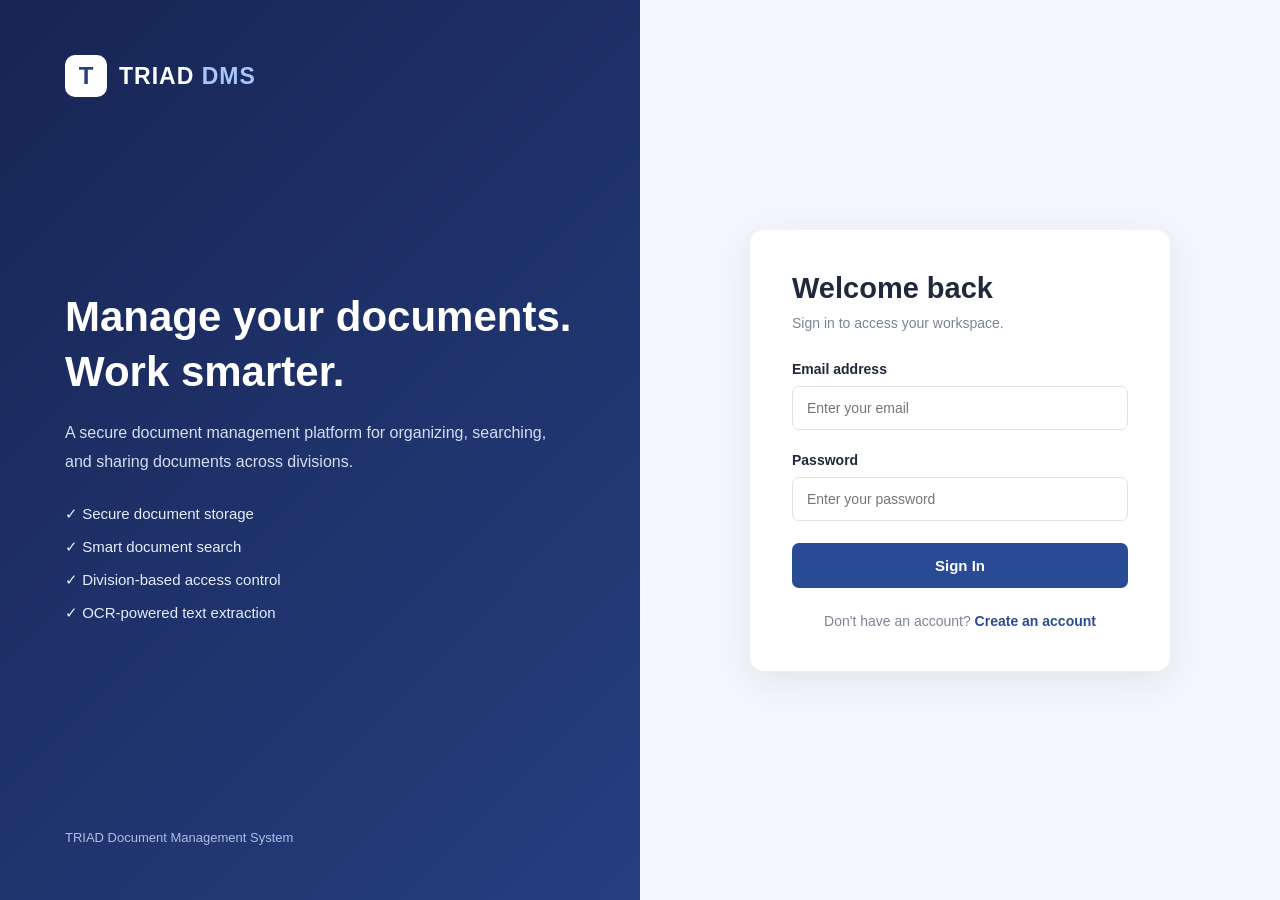
<file: frontend/index.html>
<!DOCTYPE html>
<html lang="en">
<head>
    <meta charset="UTF-8">
    <meta name="viewport" content="width=device-width, initial-scale=1.0">
    <title>TRIAD DMS | Login</title>
    <link rel="stylesheet" href="css/style.css">
</head>
<body>

    <div class="login-container">

        <div class="login-left">
            <div class="brand">
                <div class="brand-icon">T</div>
                <h2>TRIAD <span>DMS</span></h2>
            </div>

            <div class="welcome-content">
                <h1>Manage your documents.<br>Work smarter.</h1>
                <p>
                    A secure document management platform for organizing,
                    searching, and sharing documents across divisions.
                </p>

                <div class="feature-list">
                    <p>✓ Secure document storage</p>
                    <p>✓ Smart document search</p>
                    <p>✓ Division-based access control</p>
                    <p>✓ OCR-powered text extraction</p>
                </div>
            </div>

            <p class="left-footer">TRIAD Document Management System</p>
        </div>

        <div class="login-right">
            <div class="login-card">

                <h1>Welcome back</h1>
                <p class="subtitle">Sign in to access your workspace.</p>

                <form id="loginForm">

                    <div class="form-group">
                        <label for="email">Email address</label>
                        <input
                            type="email"
                            id="email"
                            placeholder="Enter your email"
                            required
                        >
                    </div>

                    <div class="form-group">
                        <label for="password">Password</label>
                        <input
                            type="password"
                            id="password"
                            placeholder="Enter your password"
                            required
                        >
                    </div>

                    <button type="submit" id="loginButton">
                        Sign In
                    </button>

                    <p id="message" class="message"></p>

                </form>

                <p class="signup-text">
                    Don't have an account?
                    <a href="signup.html">Create an account</a>
                </p>

            </div>
        </div>

    </div>

    <script src="js/config.js"></script>
    <script src="js/auth.js"></script>

</body>
</html>
</file>
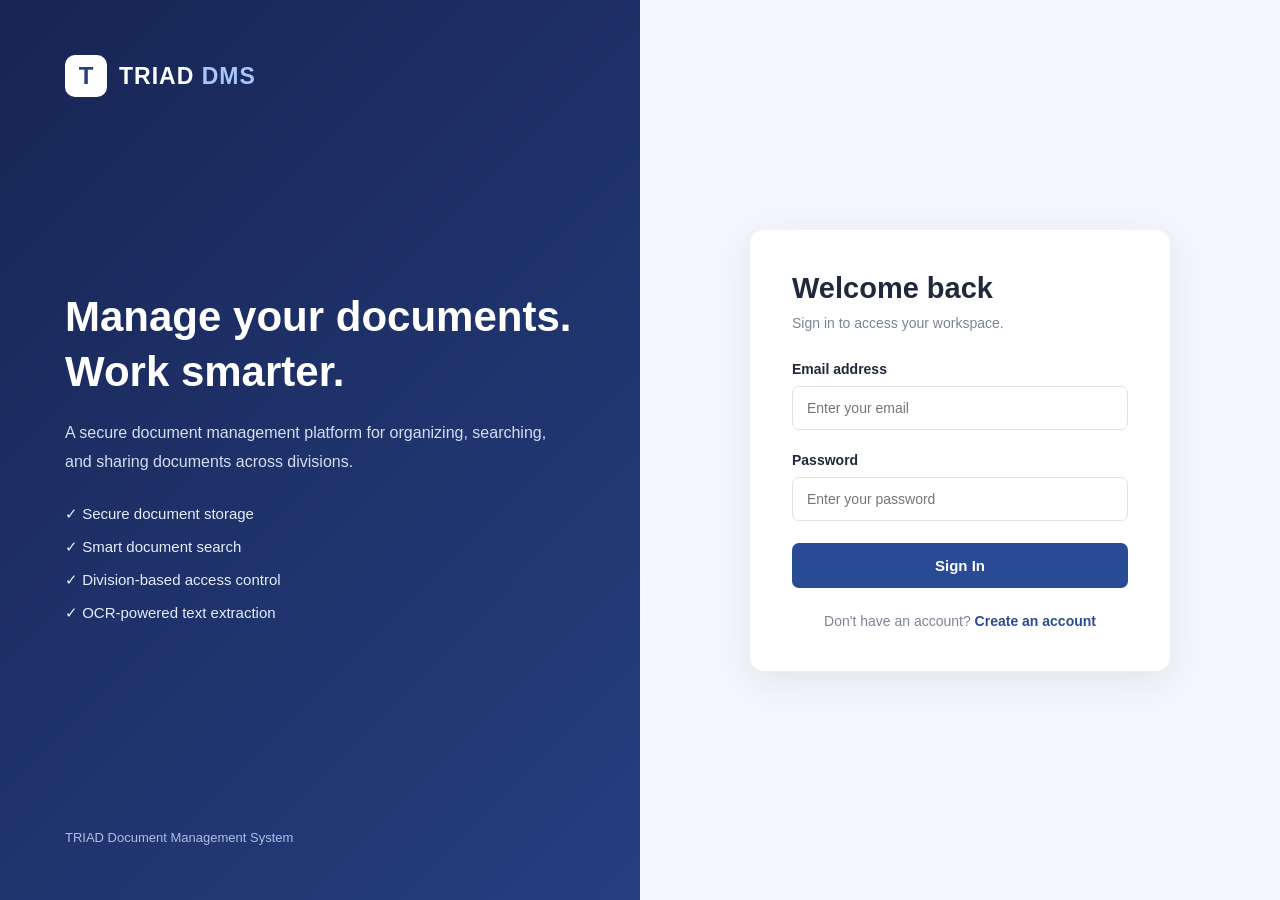
<file: frontend/dashboard.html>
<!DOCTYPE html>
<html lang="en">
<head>
    <meta charset="UTF-8">
    <meta name="viewport" content="width=device-width, initial-scale=1.0">
    <title>TRIAD DMS | Dashboard</title>
    <link rel="stylesheet" href="css/style.css">
</head>
<body class="dashboard-page">

    <aside class="sidebar">
        <div class="brand">
            <div class="brand-icon">T</div>
            <h2>TRIAD <span>DMS</span></h2>
        </div>

        <nav class="sidebar-nav">
            <a href="dashboard.html" class="active">Dashboard</a>
            <a href="documnets.html">Documents</a>
            <a href="search.html">Advanced Search</a>
            <a href="requests.html">Access Requests</a>
            <a href="settings.html">Admin Settings</a>
        </nav>

        <button id="logoutButton" class="logout-button">Logout</button>
    </aside>

    <main class="dashboard-main">

        <header class="dashboard-header">
            <div>
                <h1>Document Hub</h1>
                <p>Manage and access your division's documents.</p>
            </div>
            <button id="uploadButton" class="upload-button">
                + Upload Document
            </button>
        </header>

        <section class="dashboard-stats">
            <div class="stat-card">
                <p>Total Documents</p>
                <h2 id="totalDocuments">0</h2>
            </div>

            <div class="stat-card">
                <p>Division</p>
                <h2 id="userDivision">Loading...</h2>
            </div>

            <div class="stat-card">
                <p>Search Results</p>
                <h2 id="searchResults">0</h2>
            </div>
        </section>

    
        <section class="documents-section" id="documentsSection">
            <div class="section-heading">
                <div>
                    <h2>Recent Documents</h2>
                    <p>Documents available to your division</p>
                </div>
            </div>

            <div id="documentMessage" class="message"></div>

            <div class="table-wrapper">
                <table>
                    <thead>
                        <tr>
                            <th>Document Name</th>
                            <th>Division</th>
                            <th>Created At</th>
                            <th>Action</th>
                        </tr>
                    </thead>

                    <tbody id="documentsTable">
                        <tr>
                            <td colspan="4">Loading documents...</td>
                        </tr>
                    </tbody>
                </table>
            </div>
        </section>

    </main>

    <script src="js/config.js"></script>
    <script src="js/dashboard.js"></script>

</body>
</html>
</file>
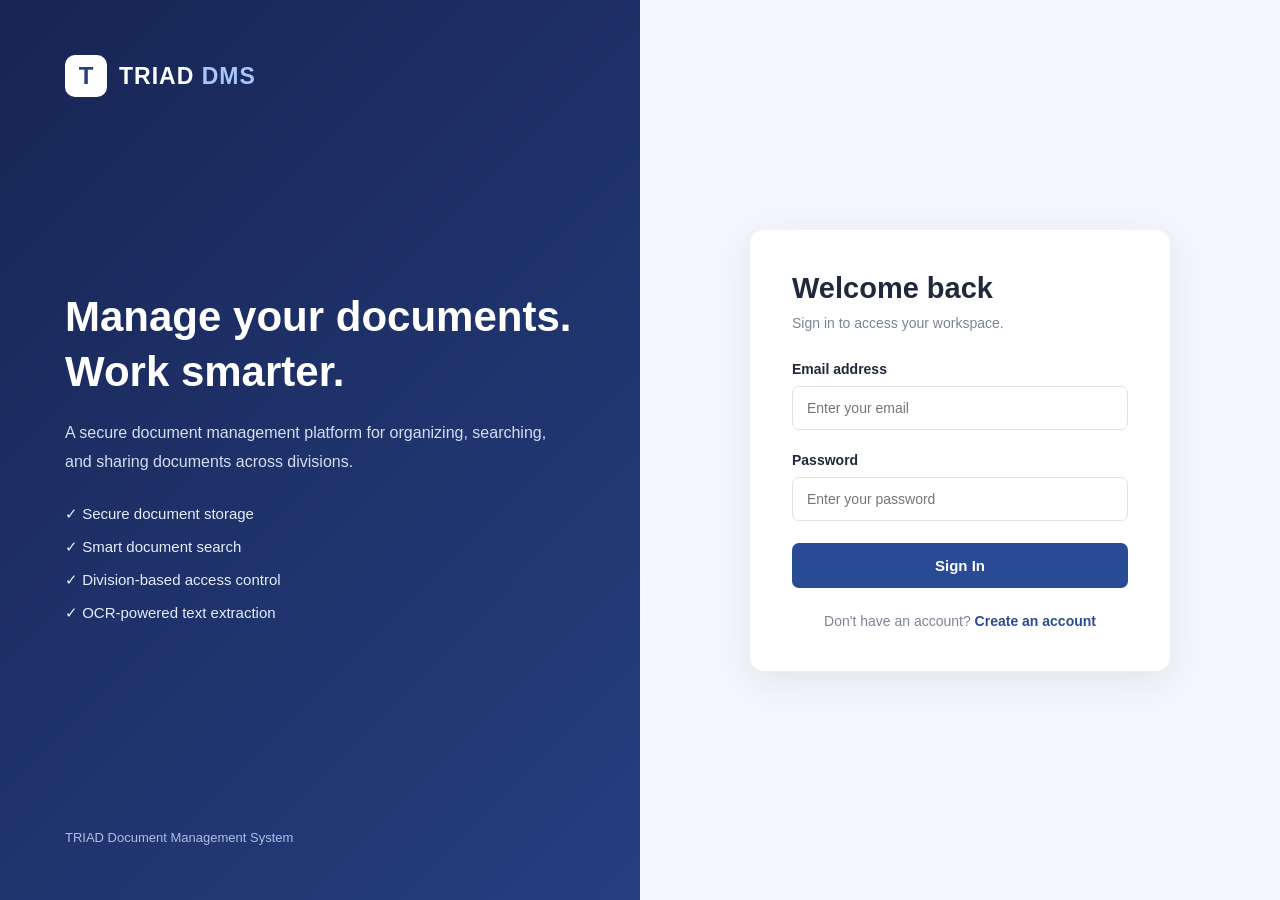
<file: frontend/documnets.html>
<!DOCTYPE html>
<html lang="en">
<head>
    <meta charset="UTF-8">
    <meta name="viewport" content="width=device-width, initial-scale=1.0">
    <title>Documents | TRIAD DMS</title>
    <link rel="stylesheet" href="css/style.css">
</head>
<body class="dashboard-page">

    <aside class="sidebar">
        <div class="brand">
            <div class="brand-icon">T</div>
            <h2>TRIAD <span>DMS</span></h2>
        </div>

        <nav class="sidebar-nav">
            <a href="dashboard.html">Dashboard</a>
            <a href="documents.html" class="active">Documents</a>
            <a href="upload.html">Upload Document</a>
            <a href="search.html">Advanced Search</a>
            <a href="requests.html">Access Requests</a>
            <a href="settings.html">Admin Settings</a>
        </nav>

        <button class="logout-button" id="logoutButton">Logout</button>
    </aside>

    <main class="dashboard-main">

        <header class="dashboard-header">
            <div>
                <h1>Document Hub</h1>
                <p>View and manage your division's documents</p>
            </div>

            <button class="upload-button"
                    onclick="window.location.href='upload.html'">
                + Upload Document
            </button>
        </header>

        <section class="documents-section">
            <div class="section-heading">
                <h2>All Documents</h2>
                <p id="documentCount">Loading documents...</p>
            </div>

            <div id="documentMessage"></div>

            <div class="table-wrapper">
                <table>
                    <thead>
                        <tr>
                            <th>Document Name</th>
                            <th>Division</th>
                            <th>Uploaded Date</th>
                            <th>Action</th>
                        </tr>
                    </thead>

                    <tbody id="documentsTable">
                        <tr>
                            <td colspan="4">Loading documents...</td>
                        </tr>
                    </tbody>
                </table>
            </div>
        </section>

    </main>

    <script src="js/config.js"></script>
    <script src="js/documents.js"></script>

</body>
</html>
</file>
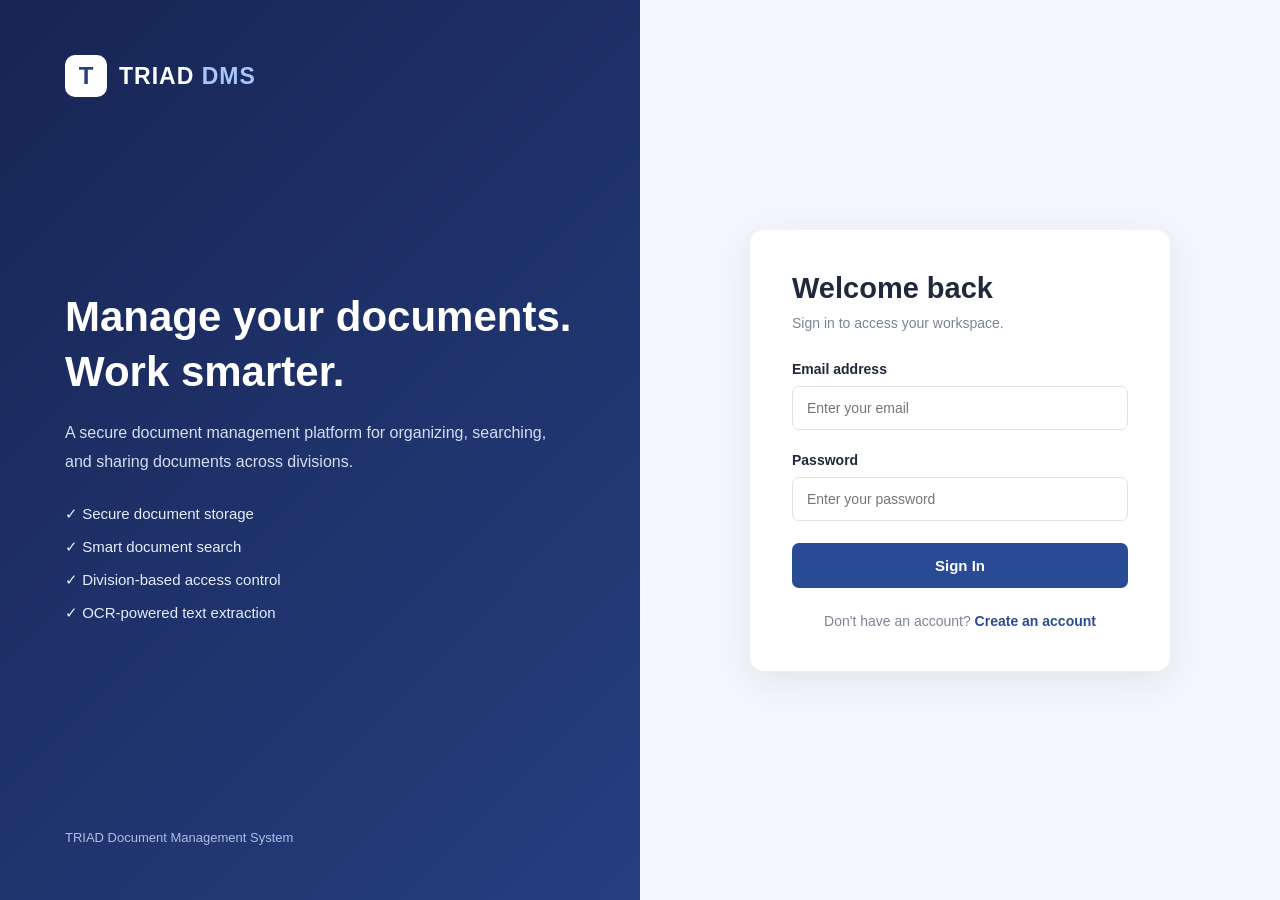
<file: frontend/requests.html>
<!DOCTYPE html>
<html lang="en">
<head>
    <meta charset="UTF-8">
    <meta name="viewport" content="width=device-width, initial-scale=1.0">
    <title>TRIAD DMS | Access Requests</title>
    <link rel="stylesheet" href="css/style.css">
</head>
<body class="dashboard-page">

    <aside class="sidebar">
        <div class="brand">
            <div class="brand-icon">T</div>
            <h2>TRIAD <span>DMS</span></h2>
        </div>

        <nav class="sidebar-nav">
            <a href="dashboard.html">Dashboard</a>
            <a href="upload.html">Upload Document</a>
            <a href="search.html">Advanced Search</a>
            <a href="requests.html" class="active">Access Requests</a>
            <a href="settings.html">Admin Settings</a>
        </nav>

        <button id="logoutButton" class="logout-button">Logout</button>
    </aside>

    <main class="dashboard-main">

        <header class="dashboard-header">
            <div>
                <h1>Access Requests</h1>
                <p>Manage document access requests for your division.</p>
            </div>
        </header>

        <!-- Submit Access Request -->
        <section class="documents-section request-form-section">
            <h2>Request Document Access</h2>
            <p>Enter the document ID to request access from another division.</p>

            <form id="requestForm">
                <div class="form-group">
                    <label for="documentId">Document ID</label>
                    <input
                        type="text"
                        id="documentId"
                        placeholder="Enter MongoDB document ID"
                        required
                    >
                </div>

                <button type="submit" id="requestButton">
                    Submit Access Request
                </button>

                <p id="requestMessage" class="message"></p>
            </form>
        </section>

        <!-- Access Requests Inbox -->
        <section class="documents-section inbox-section">

            <div class="section-heading">
                <div>
                    <h2>Requests Inbox</h2>
                    <p>Requests received by your division</p>
                </div>

                <select id="statusFilter">
                    <option value="">All Requests</option>
                    <option value="Pending">Pending</option>
                    <option value="Approved">Approved</option>
                    <option value="Rejected">Rejected</option>
                </select>
            </div>

            <p id="inboxMessage" class="message"></p>

            <div id="requestsContainer">
                Loading requests...
            </div>

        </section>

    </main>

    <script src="js/config.js"></script>
    <script src="js/requests.js"></script>

</body>
</html>
</file>
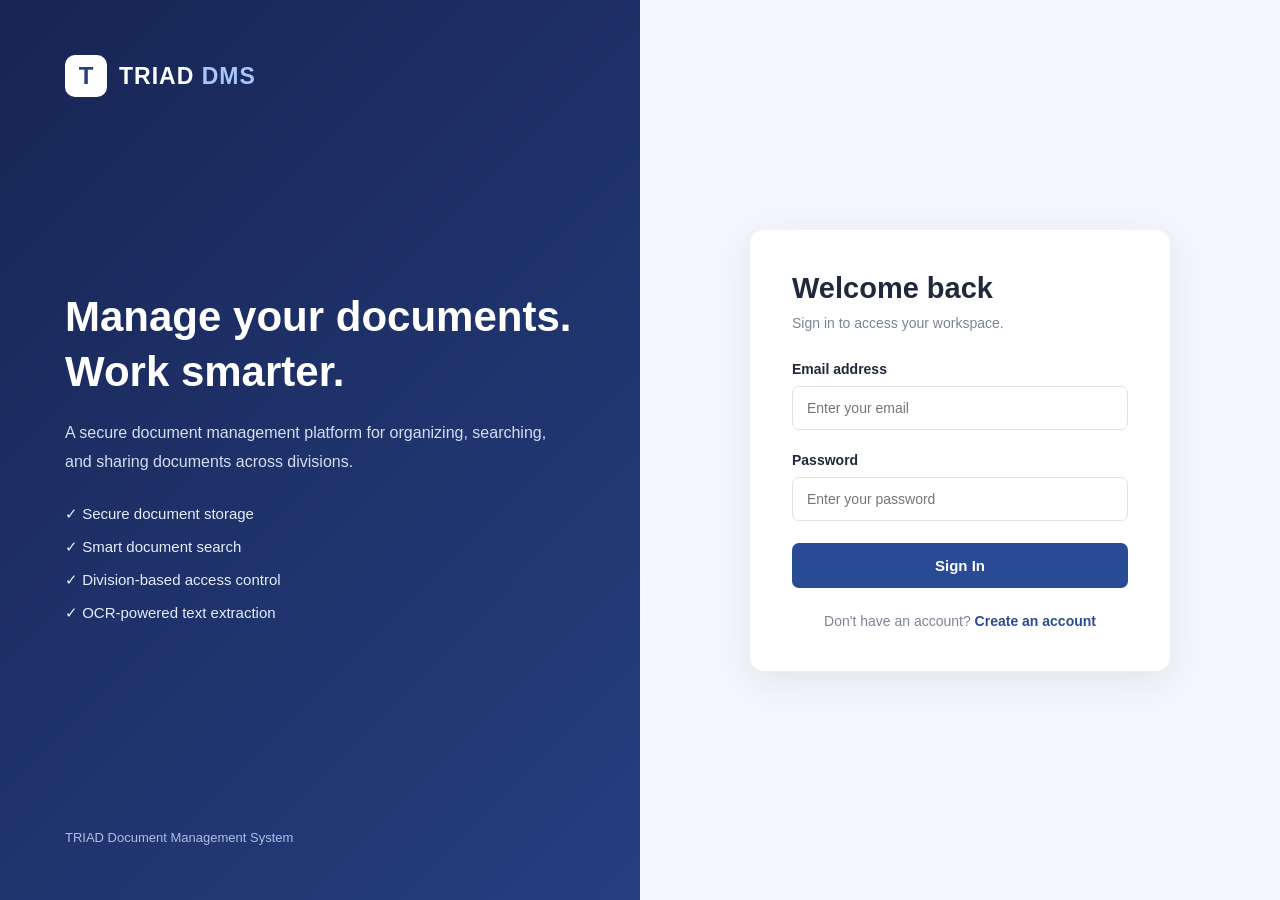
<file: frontend/search.html>
<!DOCTYPE html>
<html lang="en">
<head>
    <meta charset="UTF-8">
    <meta name="viewport" content="width=device-width, initial-scale=1.0">
    <title>TRIAD DMS | Advanced Search</title>
    <link rel="stylesheet" href="css/style.css">
</head>
<body class="dashboard-page">

    <aside class="sidebar">
        <div class="brand">
            <div class="brand-icon">T</div>
            <h2>TRIAD <span>DMS</span></h2>
        </div>

        <nav class="sidebar-nav">
            <a href="dashboard.html">Dashboard</a>
            <a href="upload.html">Upload Document</a>
            <a href="search.html" class="active">Advanced Search</a>
            <a href="requests.html">Access Requests</a>
            <a href="settings.html">Admin Settings</a>
        </nav>

        <button id="logoutButton" class="logout-button">Logout</button>
    </aside>

    <main class="dashboard-main">

        <header class="dashboard-header">
            <div>
                <h1>Advanced Search</h1>
                <p>Find documents using titles, metadata, filenames and extracted text.</p>
            </div>
        </header>

        <section class="documents-section">

            <form id="searchForm" class="search-form">
                <div class="form-group">
                    <label for="searchQuery">Search Documents</label>
                    <input
                        type="search"
                        id="searchQuery"
                        placeholder="Search reports, Finance, OCR text..."
                        required
                    >
                </div>

                <button type="submit" id="searchButton">
                    Search Documents
                </button>
            </form>

            <p id="searchMessage" class="message"></p>

            <div class="search-heading">
                <h2>Search Results</h2>
                <p id="resultCount">Enter a search term to find documents.</p>
            </div>

            <div id="searchResultsContainer" class="search-results">
            </div>

        </section>
    </main>

    <script src="js/config.js"></script>
    <script src="js/search.js"></script>

</body>
</html>
</file>
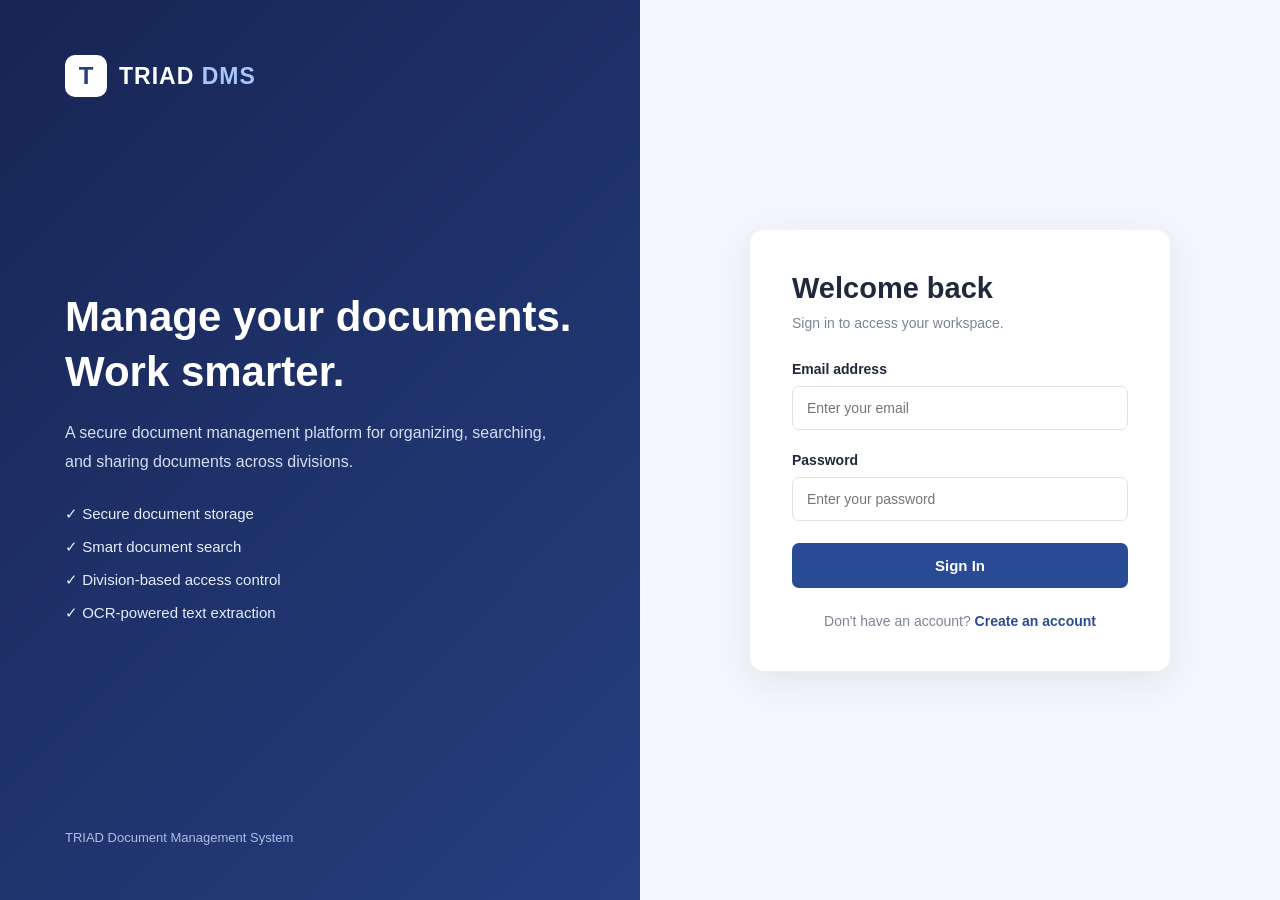
<file: frontend/settings.html>
<!DOCTYPE html>
<html lang="en">
<head>
    <meta charset="UTF-8">
    <meta name="viewport" content="width=device-width, initial-scale=1.0">
    <title>Admin Settings | TRIAD DMS</title>
    <link rel="stylesheet" href="css/style.css">
</head>
<body>

    <div class="dashboard-container">

        <aside class="sidebar">
            <h2>TRIAD DMS</h2>

           <nav class="sidebar-nav">
    <a href="dashboard.html">Dashboard</a>
    <a href="upload.html">Upload Document</a>
    <a href="search.html">Advanced Search</a>
    <a href="requests.html">Access Requests</a>
    <a href="settings.html" class="active">Admin Settings</a>
</nav>

            <button id="logoutButton" class="logout-button">Logout</button>
        </aside>

        <main class="dashboard-main">

            <header class="dashboard-header">
                <div>
                    <h1>Admin Settings</h1>
                    <p>Manage dynamic document metadata fields</p>
                </div>
            </header>

            <section class="request-form-section">
                <h2 id="formHeading">Add Metadata Field</h2>

                <form id="metadataForm">

                    <label for="fieldName">Field Name</label>
                    <input
                        type="text"
                        id="fieldName"
                        placeholder="Example: Department"
                        required
                    >

                    <label for="fieldType">Field Type</label>
                    <select id="fieldType" required>
                        <option value="">Select Field Type</option>
                        <option value="text">Text</option>
                        <option value="number">Number</option>
                        <option value="date">Date</option>
                        <option value="dropdown">Dropdown</option>
                    </select>

                    <div id="optionsContainer" style="display:none;">
                        <label for="fieldOptions">
                            Dropdown Options (comma separated)
                        </label>
                        <input
                            type="text"
                            id="fieldOptions"
                            placeholder="Finance, HR, IT, Marketing"
                        >
                    </div>

                    <label>
                        <input type="checkbox" id="fieldRequired">
                        Required Field
                    </label>

                    <button type="submit" id="saveFieldButton">
                        Save Metadata Field
                    </button>

                    <button type="button" id="cancelEditButton"
                            style="display:none;">
                        Cancel Edit
                    </button>

                    <p id="formMessage"></p>

                </form>
            </section>

            <section class="inbox-section">
                <h2>Configured Metadata Fields</h2>
                <div id="metadataFieldsContainer">
                    Loading metadata fields...
                </div>
                <p id="fieldsMessage"></p>
            </section>

        </main>
    </div>

    <script src="js/config.js"></script>
    <script src="js/settings.js"></script>

</body>
</html>
</file>
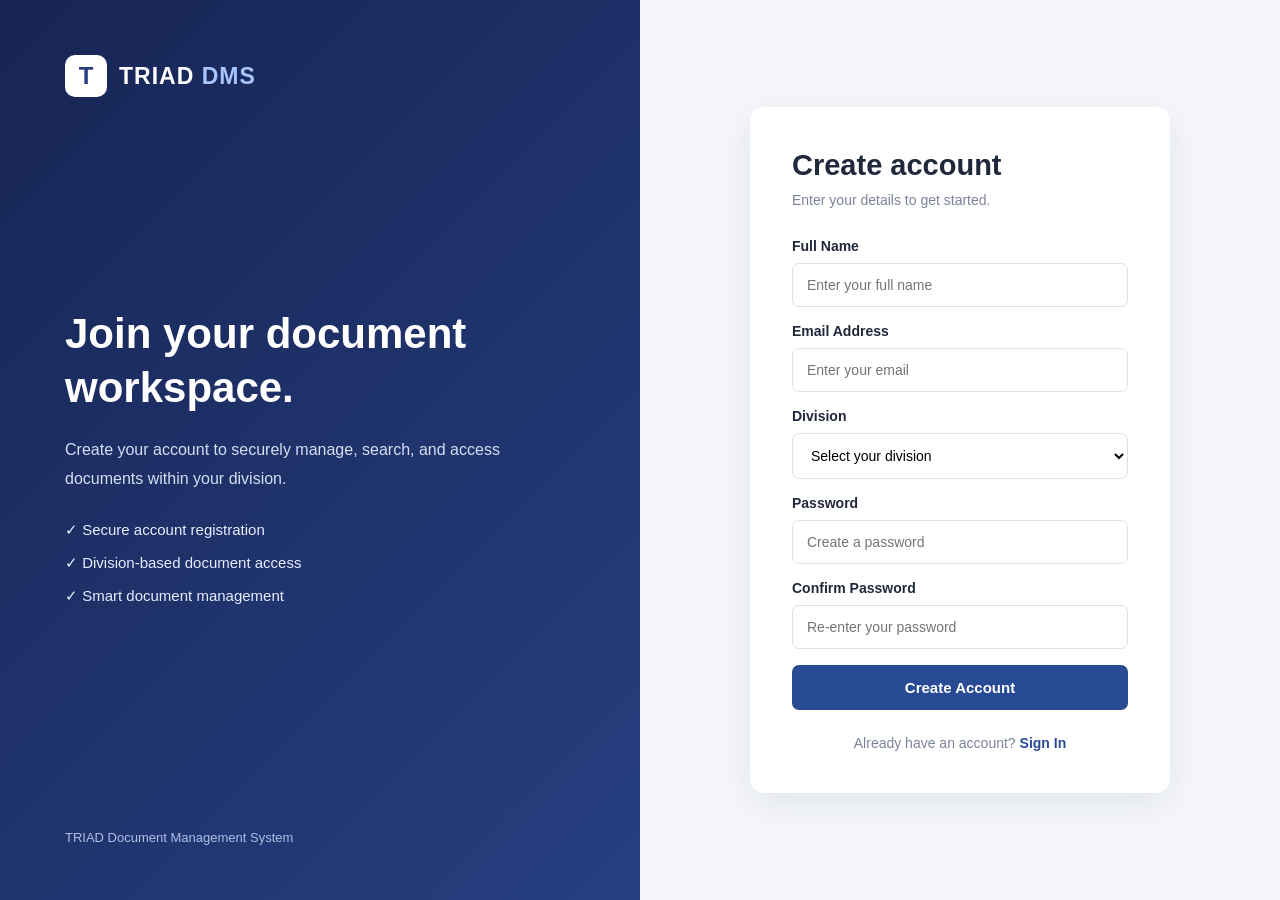
<file: frontend/signup.html>
<!DOCTYPE html>
<html lang="en">
<head>
    <meta charset="UTF-8">
    <meta name="viewport" content="width=device-width, initial-scale=1.0">
    <title>TRIAD DMS | Sign Up</title>
    <link rel="stylesheet" href="css/style.css">
</head>
<body>

    <div class="login-container">

        <div class="login-left">
            <div class="brand">
                <div class="brand-icon">T</div>
                <h2>TRIAD <span>DMS</span></h2>
            </div>

            <div class="welcome-content">
                <h1>Join your document workspace.</h1>
                <p>
                    Create your account to securely manage, search,
                    and access documents within your division.
                </p>

                <div class="feature-list">
                    <p>✓ Secure account registration</p>
                    <p>✓ Division-based document access</p>
                    <p>✓ Smart document management</p>
                </div>
            </div>

            <p class="left-footer">TRIAD Document Management System</p>
        </div>

        <div class="login-right">
            <div class="login-card">

                <h1>Create account</h1>
                <p class="subtitle">Enter your details to get started.</p>

                <form id="signupForm">

                    <div class="form-group">
                        <label for="name">Full Name</label>
                        <input type="text" id="name"
                               placeholder="Enter your full name" required>
                    </div>

                    <div class="form-group">
                        <label for="email">Email Address</label>
                        <input type="email" id="email"
                               placeholder="Enter your email" required>
                    </div>

                    <div class="form-group">
                        <label for="division">Division</label>
                        <select id="division" required>
                            <option value="">Select your division</option>
                            <option value="Finance">Finance</option>
                            <option value="HR">HR</option>
                            <option value="IT">IT</option>
                            <option value="Marketing">Marketing</option>
                            <option value="Operations">Operations</option>
                        </select>
                    </div>

                    <div class="form-group">
                        <label for="password">Password</label>
                        <input type="password" id="password"
                               placeholder="Create a password" minlength="8" required>
                    </div>

                    <div class="form-group">
                        <label for="confirmPassword">Confirm Password</label>
                        <input type="password" id="confirmPassword"
                               placeholder="Re-enter your password" required>
                    </div>

                    <button type="submit" id="signupButton">
                        Create Account
                    </button>

                    <p id="signupMessage" class="message"></p>

                </form>

                <p class="signup-text">
                    Already have an account?
                    <a href="index.html">Sign In</a>
                </p>

            </div>
        </div>

    </div>

    <script src="js/config.js"></script>
    <script src="js/signup.js"></script>

</body>
</html>
</file>
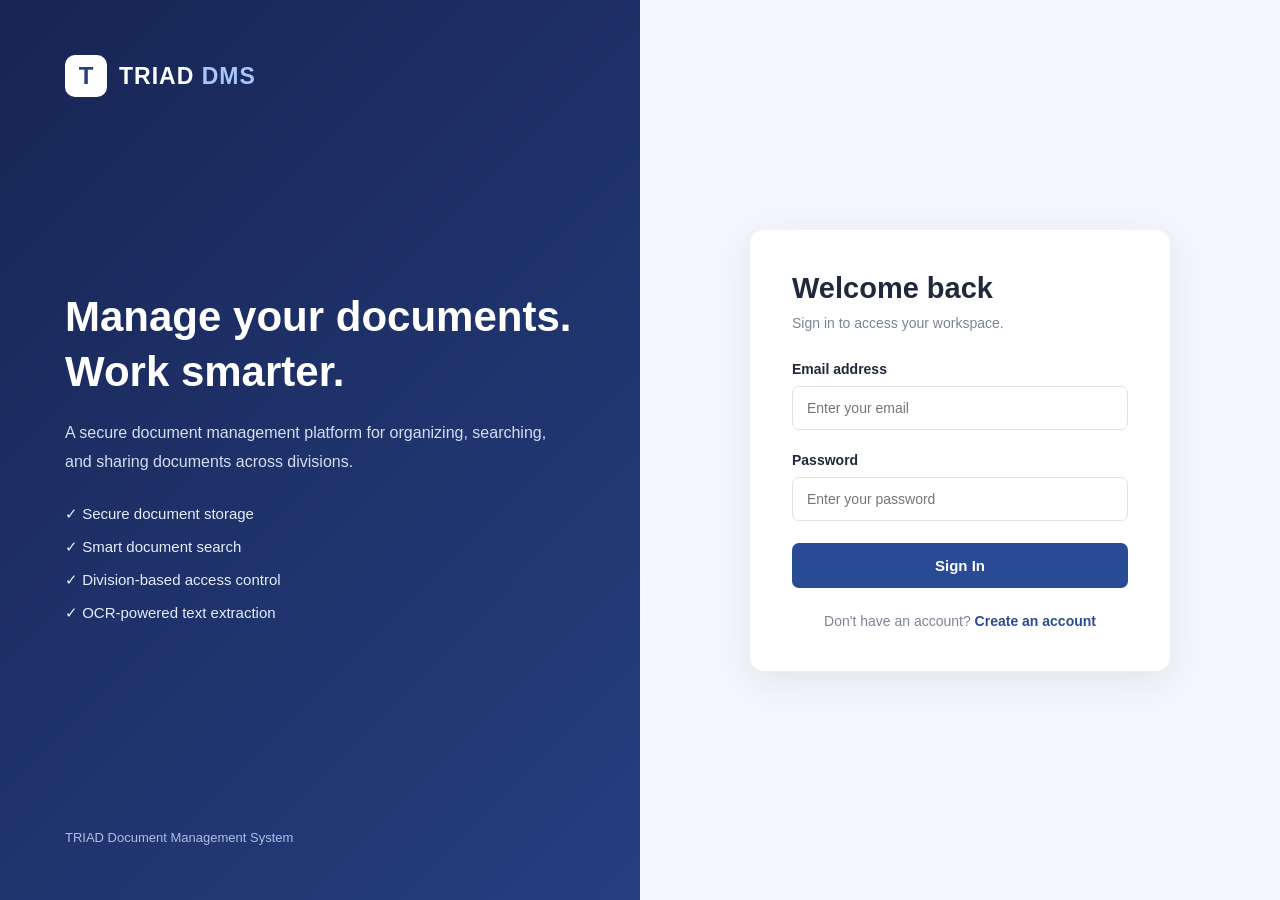
<file: frontend/upload.html>
<!DOCTYPE html>
<html lang="en">
<head>
    <meta charset="UTF-8">
    <meta name="viewport" content="width=device-width, initial-scale=1.0">
    <title>TRIAD DMS | Upload Document</title>
    <link rel="stylesheet" href="css/style.css">
</head>
<body class="dashboard-page">

    <aside class="sidebar">
        <div class="brand">
            <div class="brand-icon">T</div>
            <h2>TRIAD <span>DMS</span></h2>
        </div>

        <nav class="sidebar-nav">
            <a href="dashboard.html">Dashboard</a>
            <a href="dashboard.html">Documents</a>
            <a href="dashboard.html">Advanced Search</a>
            <a href="dashboard.html">Access Requests</a>
        </nav>

        <button id="logoutButton" class="logout-button">Logout</button>
    </aside>

    <main class="dashboard-main">
        <header class="dashboard-header">
            <div>
                <h1>Upload Document</h1>
                <p>Upload a document and provide its metadata.</p>
            </div>
        </header>

        <section class="documents-section upload-section">
            <form id="uploadForm">

                <div class="form-group">
                    <label for="title">Document Title</label>
                    <input
                        type="text"
                        id="title"
                        placeholder="Enter document title"
                        required
                    >
                </div>

                <div class="form-group">
                    <label for="file">Choose Document</label>
                    <input
                        type="file"
                        id="file"
                        accept=".pdf,.txt,.png,.jpg,.jpeg,.doc,.docx"
                        required
                    >
                </div>

                <div id="dynamicFields">
                    <p>Loading metadata fields...</p>
                </div>

                <button type="submit" id="submitUpload">
                    Upload Document
                </button>

                <p id="uploadMessage" class="message"></p>

            </form>
        </section>
    </main>

    <script src="js/config.js"></script>
    <script src="js/upload.js"></script>

</body>
</html>
</file>
<file: frontend/css/style.css>
* {
    margin: 0;
    padding: 0;
    box-sizing: border-box;
    font-family: Arial, Helvetica, sans-serif;
}

body {
    min-height: 100vh;
    background: #f4f6fb;
    color: #20283b;
}

.login-container {
    min-height: 100vh;
    display: flex;
}

.login-left {
    width: 50%;
    background: linear-gradient(135deg, #172554, #263f80);
    color: white;
    padding: 55px 65px;
    display: flex;
    flex-direction: column;
    justify-content: space-between;
}

.brand {
    display: flex;
    align-items: center;
    gap: 12px;
}

.brand-icon {
    width: 42px;
    height: 42px;
    background: #ffffff;
    color: #263f80;
    border-radius: 10px;
    display: flex;
    align-items: center;
    justify-content: center;
    font-size: 24px;
    font-weight: bold;
}

.brand h2 {
    font-size: 23px;
    letter-spacing: 1px;
}

.brand h2 span {
    color: #a9c5ff;
}

.welcome-content {
    max-width: 520px;
}

.welcome-content h1 {
    font-size: 42px;
    line-height: 1.3;
    margin-bottom: 20px;
}

.welcome-content > p {
    color: #d5def3;
    font-size: 16px;
    line-height: 1.8;
    margin-bottom: 28px;
}

.feature-list p {
    margin: 15px 0;
    color: #e6edff;
    font-size: 15px;
}

.left-footer {
    color: #aebfe4;
    font-size: 13px;
}

.login-right {
    width: 50%;
    display: flex;
    justify-content: center;
    align-items: center;
    padding: 35px;
}

.login-card {
    width: 100%;
    max-width: 420px;
    background: white;
    padding: 42px;
    border-radius: 14px;
    box-shadow: 0 10px 35px rgba(20, 35, 70, 0.08);
}

.login-card h1 {
    font-size: 29px;
    margin-bottom: 10px;
}

.subtitle {
    color: #7b8498;
    margin-bottom: 30px;
    font-size: 14px;
}

.form-group {
    margin-bottom: 22px;
}

.form-group label {
    display: block;
    font-size: 14px;
    font-weight: 600;
    margin-bottom: 9px;
}

.form-group input {
    width: 100%;
    padding: 13px 14px;
    border: 1px solid #dce1eb;
    border-radius: 7px;
    outline: none;
    font-size: 14px;
}

.form-group input:focus {
    border-color: #3659a5;
    box-shadow: 0 0 0 3px rgba(54, 89, 165, 0.1);
}

button {
    width: 100%;
    padding: 14px;
    border: none;
    border-radius: 7px;
    background: #294b96;
    color: white;
    font-size: 15px;
    font-weight: bold;
    cursor: pointer;
    transition: background 0.2s;
}

button:hover {
    background: #1c3673;
}

button:disabled {
    opacity: 0.65;
    cursor: not-allowed;
}

.message {
    margin-top: 15px;
    font-size: 14px;
    text-align: center;
}

.signup-text {
    margin-top: 25px;
    text-align: center;
    color: #7b8498;
    font-size: 14px;
}

.signup-text a {
    color: #294b96;
    text-decoration: none;
    font-weight: bold;
}

@media (max-width: 800px) {
    .login-container {
        flex-direction: column;
    }

    .login-left,
    .login-right {
        width: 100%;
    }

    .login-left {
        min-height: 350px;
        padding: 35px;
    }

    .welcome-content h1 {
        font-size: 30px;
    }

    .login-card {
        padding: 28px;
    }
}


/* Dashboard */

.dashboard-page {
    display: flex;
    min-height: 100vh;
    background: #f4f6fb;
}

.sidebar {
    width: 250px;
    background: #172554;
    color: white;
    padding: 30px 20px;
    display: flex;
    flex-direction: column;
    min-height: 100vh;
}

.sidebar-nav {
    display: flex;
    flex-direction: column;
    gap: 10px;
    margin-top: 55px;
}

.sidebar-nav a {
    color: #d5def3;
    text-decoration: none;
    padding: 14px;
    border-radius: 7px;
    font-size: 14px;
}

.sidebar-nav a:hover,
.sidebar-nav a.active {
    background: #294b96;
    color: white;
}

.logout-button {
    margin-top: auto;
    background: #a83245;
}

.logout-button:hover {
    background: #842538;
}

.dashboard-main {
    flex: 1;
    padding: 40px;
    min-width: 0;
}

.dashboard-header {
    display: flex;
    justify-content: space-between;
    align-items: center;
    gap: 20px;
    margin-bottom: 35px;
}

.dashboard-header h1 {
    font-size: 28px;
    margin-bottom: 8px;
}

.dashboard-header p,
.section-heading p {
    color: #7b8498;
    font-size: 14px;
}

.upload-button {
    width: auto;
    padding: 13px 20px;
}

.dashboard-stats {
    display: grid;
    grid-template-columns: repeat(3, 1fr);
    gap: 20px;
    margin-bottom: 35px;
}

.stat-card {
    background: white;
    padding: 25px;
    border-radius: 10px;
    box-shadow: 0 5px 20px rgba(20, 35, 70, 0.04);
}

.stat-card p {
    color: #7b8498;
    font-size: 14px;
    margin-bottom: 12px;
}

.stat-card h2 {
    font-size: 25px;
    color: #294b96;
}

.documents-section {
    background: white;
    padding: 25px;
    border-radius: 10px;
}

.section-heading {
    margin-bottom: 22px;
}

.section-heading h2 {
    font-size: 20px;
    margin-bottom: 7px;
}

.table-wrapper {
    width: 100%;
    overflow-x: auto;
}

table {
    width: 100%;
    border-collapse: collapse;
    text-align: left;
}

th, td {
    padding: 16px 12px;
    border-bottom: 1px solid #edf0f5;
    font-size: 14px;
}

th {
    color: #7b8498;
    font-weight: 600;
    background: #f9faff;
}

td {
    color: #35415b;
}

@media (max-width: 800px) {
    .sidebar {
        width: 190px;
    }

    .dashboard-main {
        padding: 22px;
    }

    .dashboard-stats {
        grid-template-columns: 1fr;
    }

    .dashboard-header {
        align-items: flex-start;
        flex-direction: column;
    }
}

@media (max-width: 550px) {
    .dashboard-page {
        flex-direction: column;
    }

    .sidebar {
        width: 100%;
        min-height: auto;
    }

    .sidebar-nav {
        margin-top: 25px;
    }

    .logout-button {
        margin-top: 20px;
    }
}

.upload-section {
    max-width: 750px;
}

.upload-section .form-group {
    margin-bottom: 25px;
}

.upload-section input,
.upload-section select {
    width: 100%;
    padding: 13px;
    border: 1px solid #dce1eb;
    border-radius: 7px;
    background: white;
    font-size: 14px;
    outline: none;
}

.upload-section input:focus,
.upload-section select:focus {
    border-color: #3659a5;
}

#dynamicFields {
    margin-top: 25px;
}

#dynamicFields .form-group {
    margin-bottom: 22px;
}

/* Signup page */

.login-card select {
    width: 100%;
    padding: 13px 14px;
    border: 1px solid #dce1eb;
    border-radius: 7px;
    background: white;
    font-size: 14px;
    outline: none;
}

.login-card select:focus {
    border-color: #3659a5;
    box-shadow: 0 0 0 3px rgba(54, 89, 165, 0.1);
}

#signupForm .form-group {
    margin-bottom: 16px;
}

#signupForm .message {
    line-height: 1.5;
}

/* Advanced Search */

.search-form {
    display: flex;
    align-items: flex-end;
    gap: 15px;
}

.search-form .form-group {
    flex: 1;
    margin-bottom: 0;
}

.search-form input {
    width: 100%;
    padding: 14px;
    border: 1px solid #dce1eb;
    border-radius: 7px;
    font-size: 14px;
    outline: none;
}

.search-form input:focus {
    border-color: #3659a5;
}

.search-form button {
    width: auto;
    padding: 14px 22px;
}

.search-heading {
    margin-top: 35px;
    margin-bottom: 20px;
}

.search-heading h2 {
    font-size: 20px;
    margin-bottom: 7px;
}

.search-heading p {
    color: #7b8498;
    font-size: 14px;
    margin-top: 7px;
}

.search-results {
    display: flex;
    flex-direction: column;
    gap: 15px;
}

.search-result-card {
    border: 1px solid #e5e9f1;
    padding: 20px;
    border-radius: 9px;
    background: #fff;
}

.search-result-card h3 {
    color: #294b96;
    font-size: 17px;
    margin-bottom: 10px;
}

.search-result-card p {
    color: #68738a;
    font-size: 13px;
    line-height: 1.7;
    margin-bottom: 6px;
}

.search-result-card button {
    width: auto;
    padding: 9px 15px;
    margin-top: 12px;
}

.metadata-list {
    margin-top: 8px;
    color: #68738a;
    font-size: 13px;
}

@media (max-width: 650px) {
    .search-form {
        flex-direction: column;
        align-items: stretch;
    }

    .search-form button {
        width: 100%;
    }
}

/* Access Requests */

.request-form-section {
    max-width: 750px;
    margin-bottom: 30px;
}

.request-form-section h2 {
    margin-bottom: 10px;
    font-size: 20px;
}

.request-form-section > p {
    color: #7b8498;
    font-size: 14px;
    margin-bottom: 22px;
}

.request-form-section input,
.inbox-section select {
    width: 100%;
    padding: 13px;
    border: 1px solid #dce1eb;
    border-radius: 7px;
    font-size: 14px;
    outline: none;
    background: white;
}

.request-form-section input:focus,
.inbox-section select:focus {
    border-color: #3659a5;
}

.inbox-section select {
    width: 170px;
}

.request-card {
    border: 1px solid #e5e9f1;
    border-radius: 9px;
    padding: 20px;
    margin-bottom: 15px;
    background: white;
}

.request-card h3 {
    color: #294b96;
    margin-bottom: 12px;
    font-size: 17px;
}

.request-card p {
    color: #68738a;
    font-size: 14px;
    margin: 8px 0;
    overflow-wrap: anywhere;
}

.request-actions {
    display: flex;
    gap: 10px;
    margin-top: 16px;
}

.request-actions button {
    width: auto;
    padding: 9px 18px;
}

.approve-button {
    background: #218653;
}

.approve-button:hover {
    background: #176b41;
}

.reject-button {
    background: #bd3548;
}

.reject-button:hover {
    background: #94283a;
}

.status-badge {
    display: inline-block;
    padding: 6px 12px;
    border-radius: 20px;
    font-size: 12px;
    font-weight: bold;
    background: #edf0f5;
    color: #566078;
}

@media (max-width: 650px) {
    .section-heading {
        display: flex;
        flex-direction: column;
        gap: 15px;
    }

    .inbox-section select {
        width: 100%;
    }

    .request-actions {
        flex-direction: column;
    }

    .request-actions button {
        width: 100%;
    }
}

/* ==============================
   ADMIN SETTINGS PAGE
============================== */

.dashboard-main {
    flex: 1;
    padding: 35px;
    background: #f5f7fb;
    min-height: 100vh;
}

.dashboard-header {
    display: flex;
    justify-content: space-between;
    align-items: center;
    margin-bottom: 30px;
}

.dashboard-header h1 {
    font-size: 28px;
    color: #1e293b;
    margin-bottom: 8px;
}

.dashboard-header p {
    color: #64748b;
    font-size: 14px;
}

.request-form-section,
.inbox-section {
    background: white;
    padding: 28px;
    border-radius: 12px;
    margin-bottom: 25px;
    box-shadow: 0 3px 12px rgba(0, 0, 0, 0.05);
}

.request-form-section h2,
.inbox-section h2 {
    color: #1e293b;
    font-size: 21px;
    margin-bottom: 22px;
}

#metadataForm {
    display: flex;
    flex-direction: column;
    gap: 12px;
    max-width: 600px;
}

#metadataForm label {
    color: #334155;
    font-weight: 600;
    font-size: 14px;
}

#metadataForm input[type="text"],
#metadataForm select {
    width: 100%;
    padding: 12px;
    border: 1px solid #dbe1ea;
    border-radius: 7px;
    font-size: 14px;
    box-sizing: border-box;
    outline: none;
}

#metadataForm input:focus,
#metadataForm select:focus {
    border-color: #4263eb;
}

#metadataForm input[type="checkbox"] {
    margin-right: 8px;
}

#metadataForm button {
    padding: 12px 18px;
    border: none;
    border-radius: 7px;
    background: #3457d5;
    color: white;
    font-weight: 600;
    cursor: pointer;
    width: fit-content;
}

#metadataForm button:hover {
    background: #2445bd;
}

#metadataForm button:disabled {
    opacity: 0.6;
    cursor: not-allowed;
}

#cancelEditButton {
    background: #64748b !important;
}

.request-card {
    background: #ffffff;
    border: 1px solid #e2e8f0;
    border-radius: 10px;
    padding: 20px;
    margin-bottom: 15px;
}

.request-card h3 {
    color: #1e293b;
    margin-bottom: 12px;
}

.request-card p {
    color: #64748b;
    margin: 8px 0;
    font-size: 14px;
}

.request-actions {
    display: flex;
    gap: 10px;
    margin-top: 15px;
}

.approve-button,
.reject-button {
    border: none;
    padding: 9px 16px;
    border-radius: 6px;
    color: white;
    cursor: pointer;
}

.approve-button {
    background: #16a34a;
}

.reject-button {
    background: #dc2626;
}

@media (max-width: 768px) {
    .dashboard-container {
        flex-direction: column;
    }

    .dashboard-main {
        padding: 18px;
    }

    #metadataForm {
        max-width: 100%;
    }
}

/* ===== ADMIN SETTINGS PAGE FIXES ===== */

* {
    box-sizing: border-box;
}

body {
    margin: 0;
}

.dashboard-container {
    display: flex;
    min-height: 100vh;
    width: 100%;
}

.sidebar {
    width: 280px;
    min-width: 280px;
    flex-shrink: 0;
    display: flex;
    flex-direction: column;
    padding: 30px 25px;
}

.sidebar nav {
    display: flex;
    flex-direction: column;
    gap: 12px;
    margin-top: 25px;
}

.sidebar nav a {
    display: block;
    width: 100%;
    color: #cbd5e1;
    text-decoration: none;
    font-size: 16px;
    padding: 10px 12px;
    border-radius: 7px;
}

.sidebar nav a:hover,
.sidebar nav a.active {
    background: #294b96;
    color: white;
}

.sidebar button {
    width: 100%;
    margin-top: auto;
}

.dashboard-main {
    flex: 1;
    min-width: 0;
    padding: 40px 50px;
    background: #eaf0ff;
}

.request-form-section,
.inbox-section {
    width: 100%;
    max-width: 1100px;
    background: white;
    padding: 30px;
    border-radius: 14px;
    margin-bottom: 25px;
    box-shadow: 0 4px 15px rgba(0, 0, 0, 0.05);
}

#metadataForm {
    display: flex;
    flex-direction: column;
    gap: 12px;
    max-width: 750px;
}

#metadataForm label:has(#fieldRequired) {
    display: flex;
    align-items: center;
    gap: 10px;
}

#fieldRequired {
    width: 17px !important;
    height: 17px;
    margin: 0;
}

#metadataForm input[type="text"],
#metadataForm select {
    width: 100%;
    min-height: 48px;
    padding: 12px 15px;
    border: 1px solid #d5deec;
    border-radius: 8px;
    font-size: 15px;
}

.request-card {
    width: 100%;
    max-width: 100%;
}

@media (max-width: 768px) {
    .dashboard-container {
        flex-direction: column;
    }

    .sidebar {
        width: 100%;
        min-width: 0;
    }

    .dashboard-main {
        padding: 20px;
    }
}
</file>
